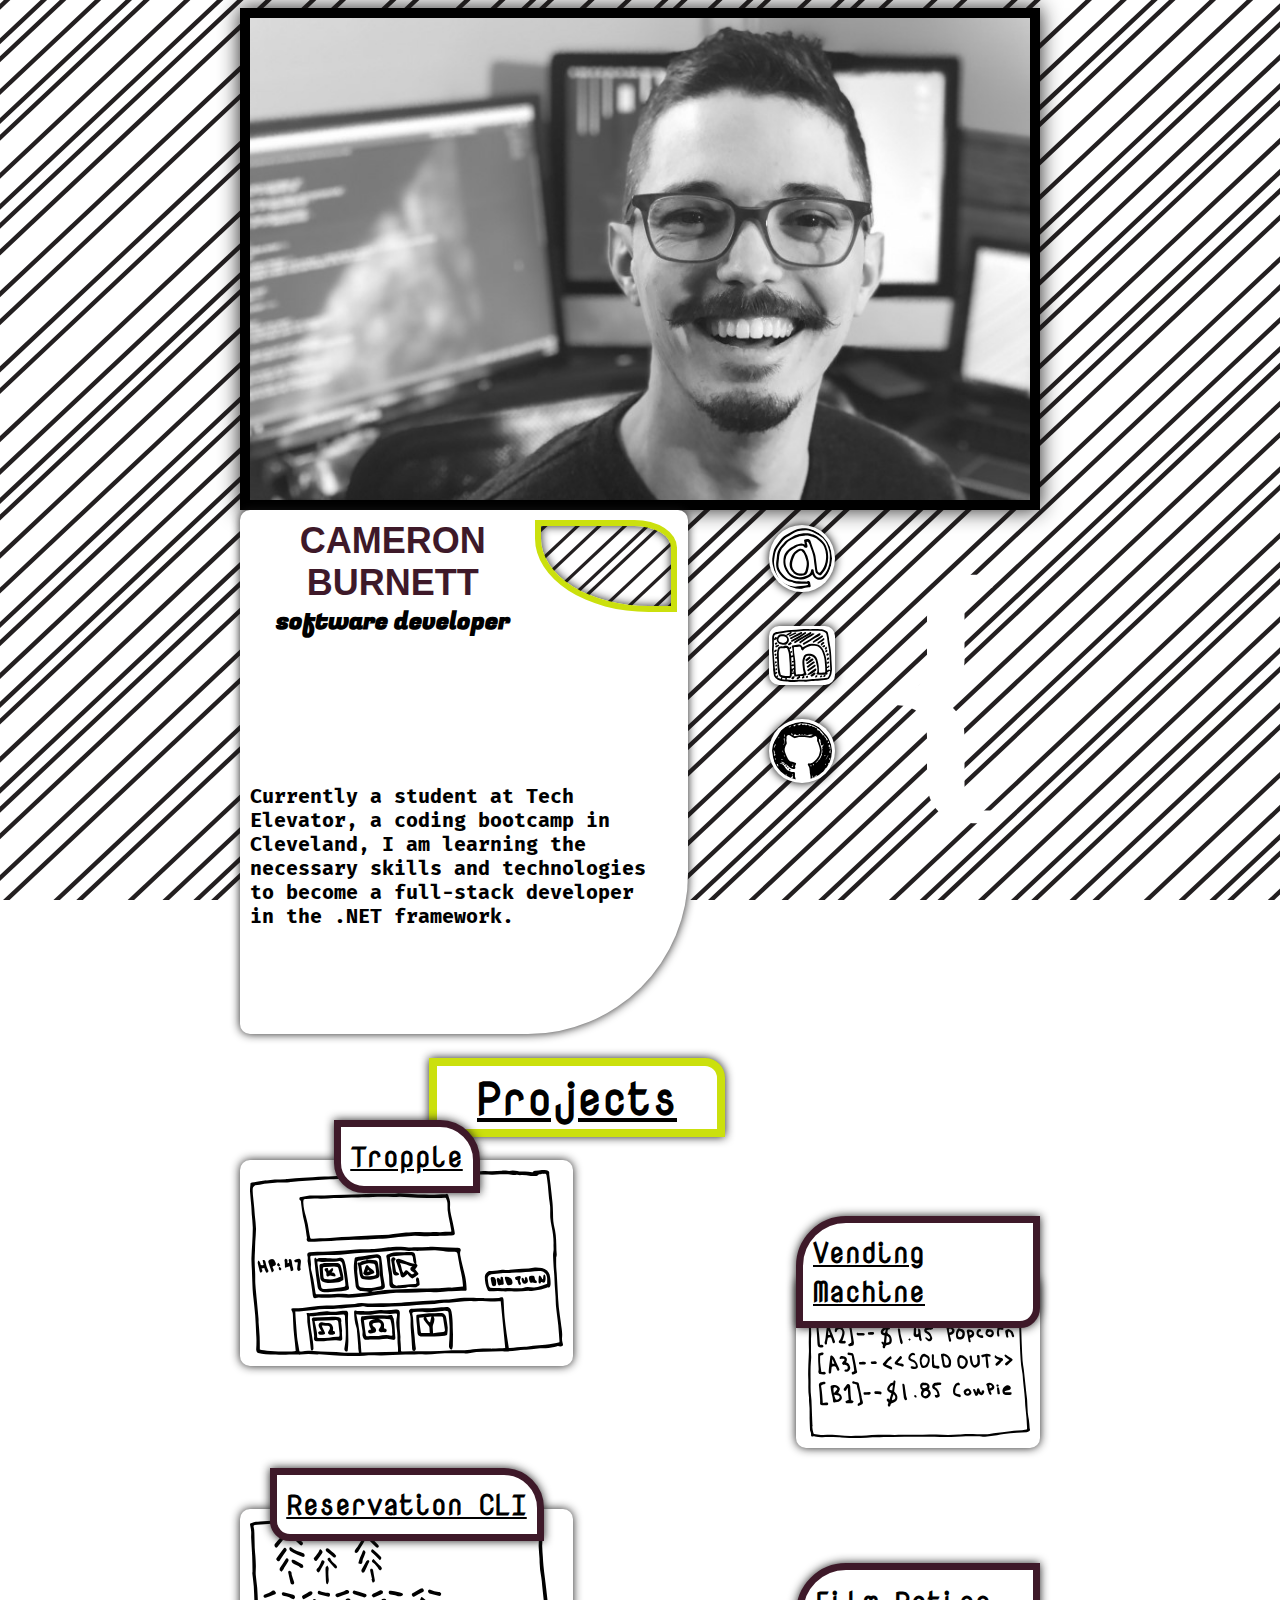
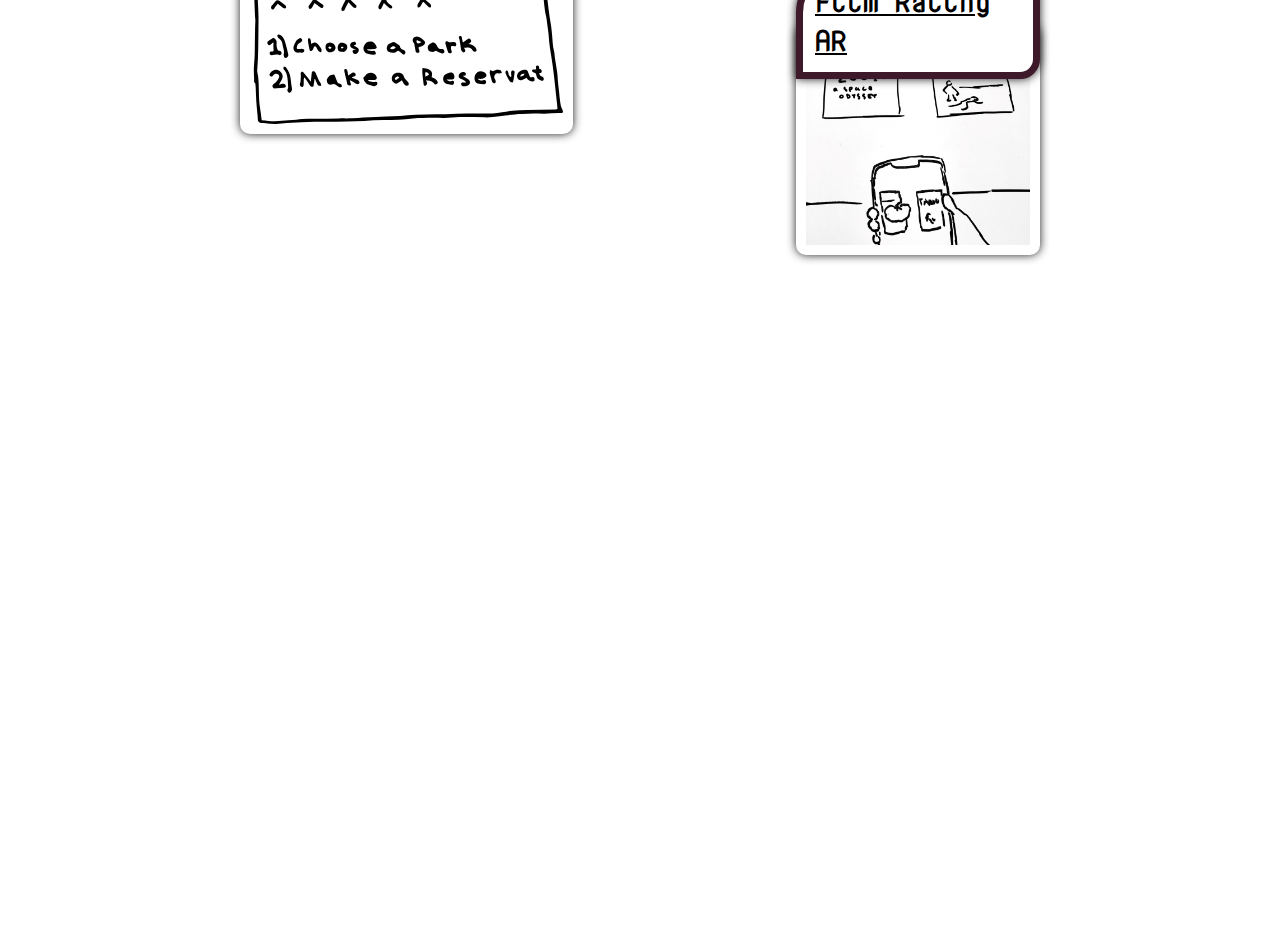
<file: index.html>
<!DOCTYPE html>
<html lang="en">

<head>
    <meta charset="UTF-8">
    <meta name="viewport" content="width=device-width, initial-scale=1.0">
    <meta http-equiv="X-UA-Compatible" content="ie=edge">
    <link href="https://fonts.googleapis.com/css?family=Nova+Mono|Fugaz+One|Fira+Mono|Ubuntu+Condensed" rel="stylesheet">
    <link rel="stylesheet" href="style.css">
    <title>Cameron Burnett</title>
</head>

<body>
    <div class="wrapper">

        <div id="head">
            <img id="steve" src="images\headshot-cropped.jpg" />
        </div>
        <div class="text">
            <div class="top">
                

                <div class="intro">
                    <h1 id="name">CAMERON BURNETT</h1>
                    <div id="shape">
                    </div>
                    <h2 id="dev">software developer</h2>
                    <p id="bio">Currently a student at Tech Elevator, a coding bootcamp in Cleveland, I am learning the necessary skills
                        and technologies to become a full-stack developer in the .NET framework.
                    </p>
                </div>

                

                <div id="media-links">
                    <a id="mail" class="info" href="mailto:cambfilm@gmail.com">
                        <img class="link" src="images\email.svg" />
                    </a>
                    <a id="linked" class="info" href="https://www.linkedin.com/in/cameronburnett89/">
                        <img class="link" src="images\linkedin.svg" />
                    </a>
                    <a id="git" class="info" href="https://github.com/cambfilm">
                        <img class="link" src="images\github.svg" />
                    </a>
                </div>
                <span class="chars open-brace">{</span>

                <div id="info-bottom"></div>
            </div>

            <div class="projects">
                    <div id="projects-head">
                            <h2>Projects</h2>
                        </div>
                <div class="tropple title-wrapper">
                    <a class="tropple detail-link" href="\tropple.html">
                        <h2 class="tropple project-title">Tropple</h2>
                    </a>
                </div>

                <img class="tropple project-img" src="images\tropple.svg" />


                <div class="vm title-wrapper">
                    <a class="vm detail-link" href="\vm.html">
                        <h2 class="vm project-title">Vending Machine</h2>
                    </a>
                </div>

                <img class="vm project-img" src="images\vm.svg" />

                <div class="np title-wrapper">
                    <a class="np detail-link" href="\np.html">
                        <h2 class="np project-title">Reservation CLI</h2>
                    </a>
                </div>
                <img class="np project-img" src="images\reservation.svg" />

                <div class="ar title-wrapper">
                    <a class="ar detail-link" href="\ar.html">
                        <h2 class="ar project-title">Film Rating AR</h2>
                    </a>
                </div>
                <img class="ar project-img" src="images\ar.jpg" />
            </div>

            <span class="chars close-brace">}</span>
        </div>

    </div>
</body>

</html>
</file>
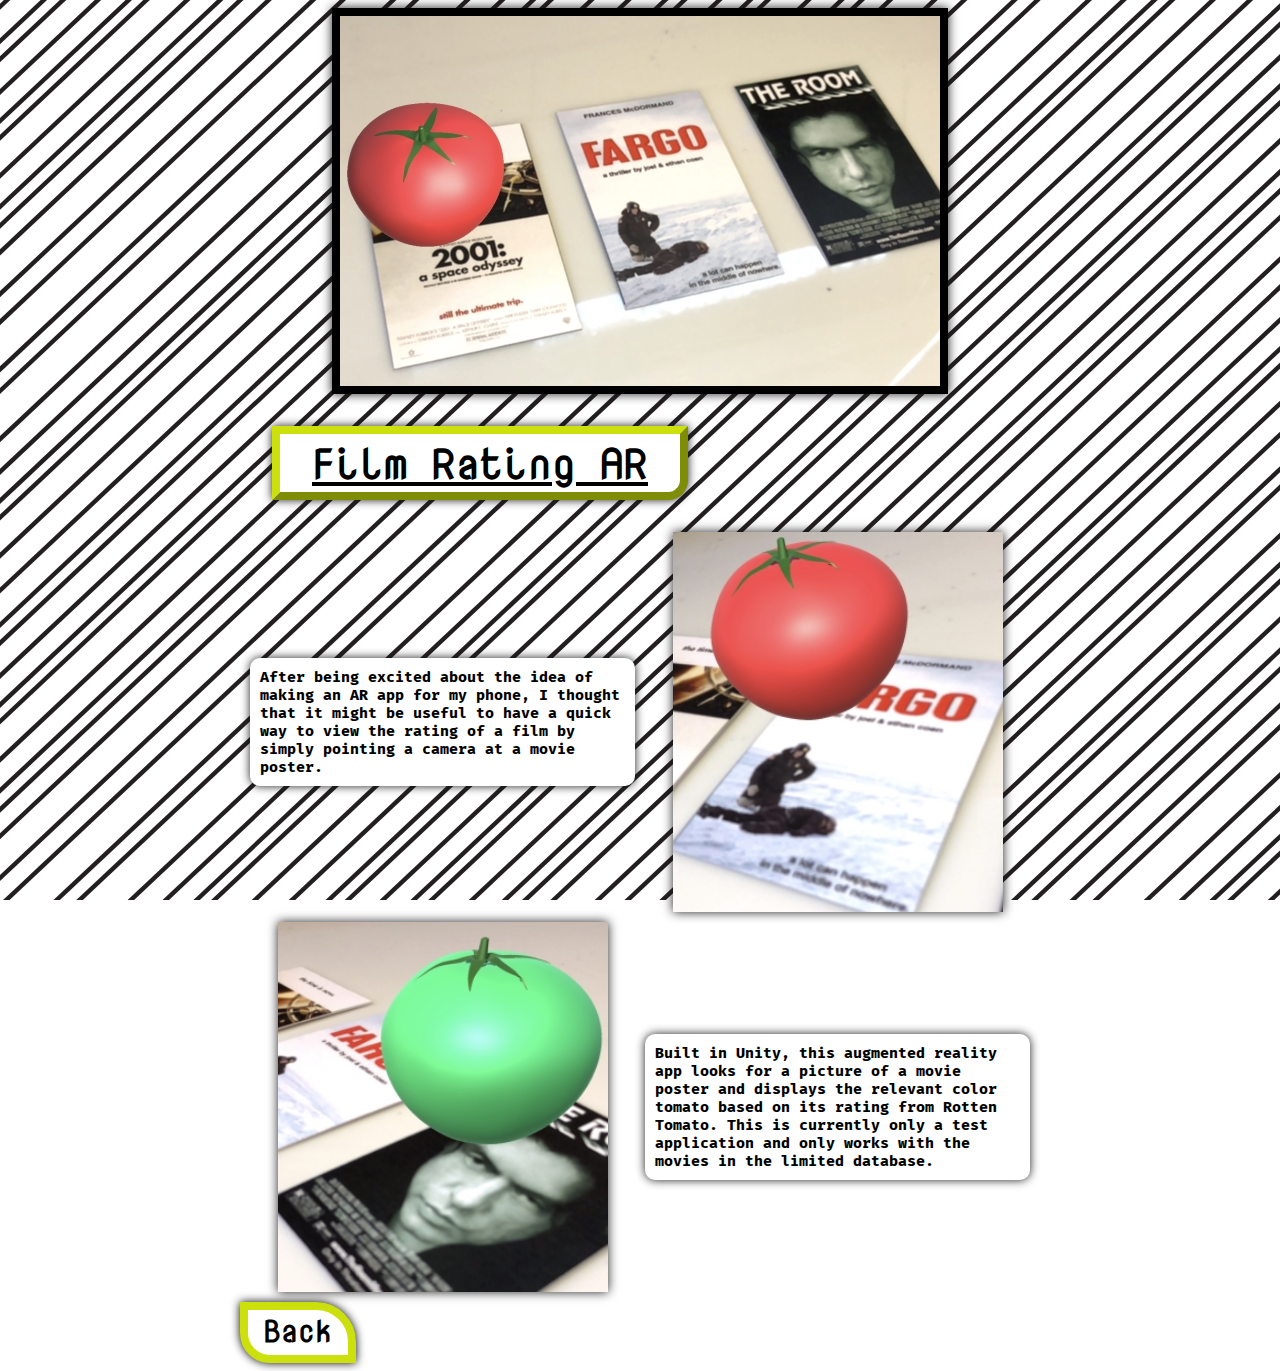
<file: ar.html>
<!DOCTYPE html>
<html lang="en">

<head>
    <meta charset="UTF-8">
    <meta name="viewport" content="width=device-width, initial-scale=1.0">
    <meta http-equiv="X-UA-Compatible" content="ie=edge">
    <link href="https://fonts.googleapis.com/css?family=Nova+Mono|Fugaz+One|Fira+Mono" rel="stylesheet">
    <link rel="stylesheet" href="style.css">
    <title>Film Rating AR</title>
</head>

<body>
    <main class="ar detail">
        <div class="wrapper">

            <div id="head">
                <img class="ar big" src="images\ar-big.jpg">
            </div>
            <div class="text">
                <div class="detail-top">

                    <div id="projects-head">
                        <h2>Film Rating AR</h2>
                    </div>

                </div>

                <div class="ar detail-middle">
                    <div class="project-detail">
                        <p id="p1">After being excited about the idea of making an AR app for my phone, I thought that it might be useful
                            to have a quick way to view the rating of a film by simply pointing a camera at a movie poster.</p>
                        <div class="ar window" id="notes-2"></div>
                        <p id="p2">Built in Unity, this augmented reality app looks for a picture of a movie poster and displays the
                            relevant color tomato based on its rating from Rotten Tomato. This is currently only a test application
                            and only works with the movies in the limited database.</p>
                        <div class="ar window" id="notes-3"></div>

                    </div>


                </div>
                <div id="home">
                    <a id="home-link" href="\index.html">Back</a>
                </div>
            </div>
        </div>

    </main>






    </div>
</body>
</file>
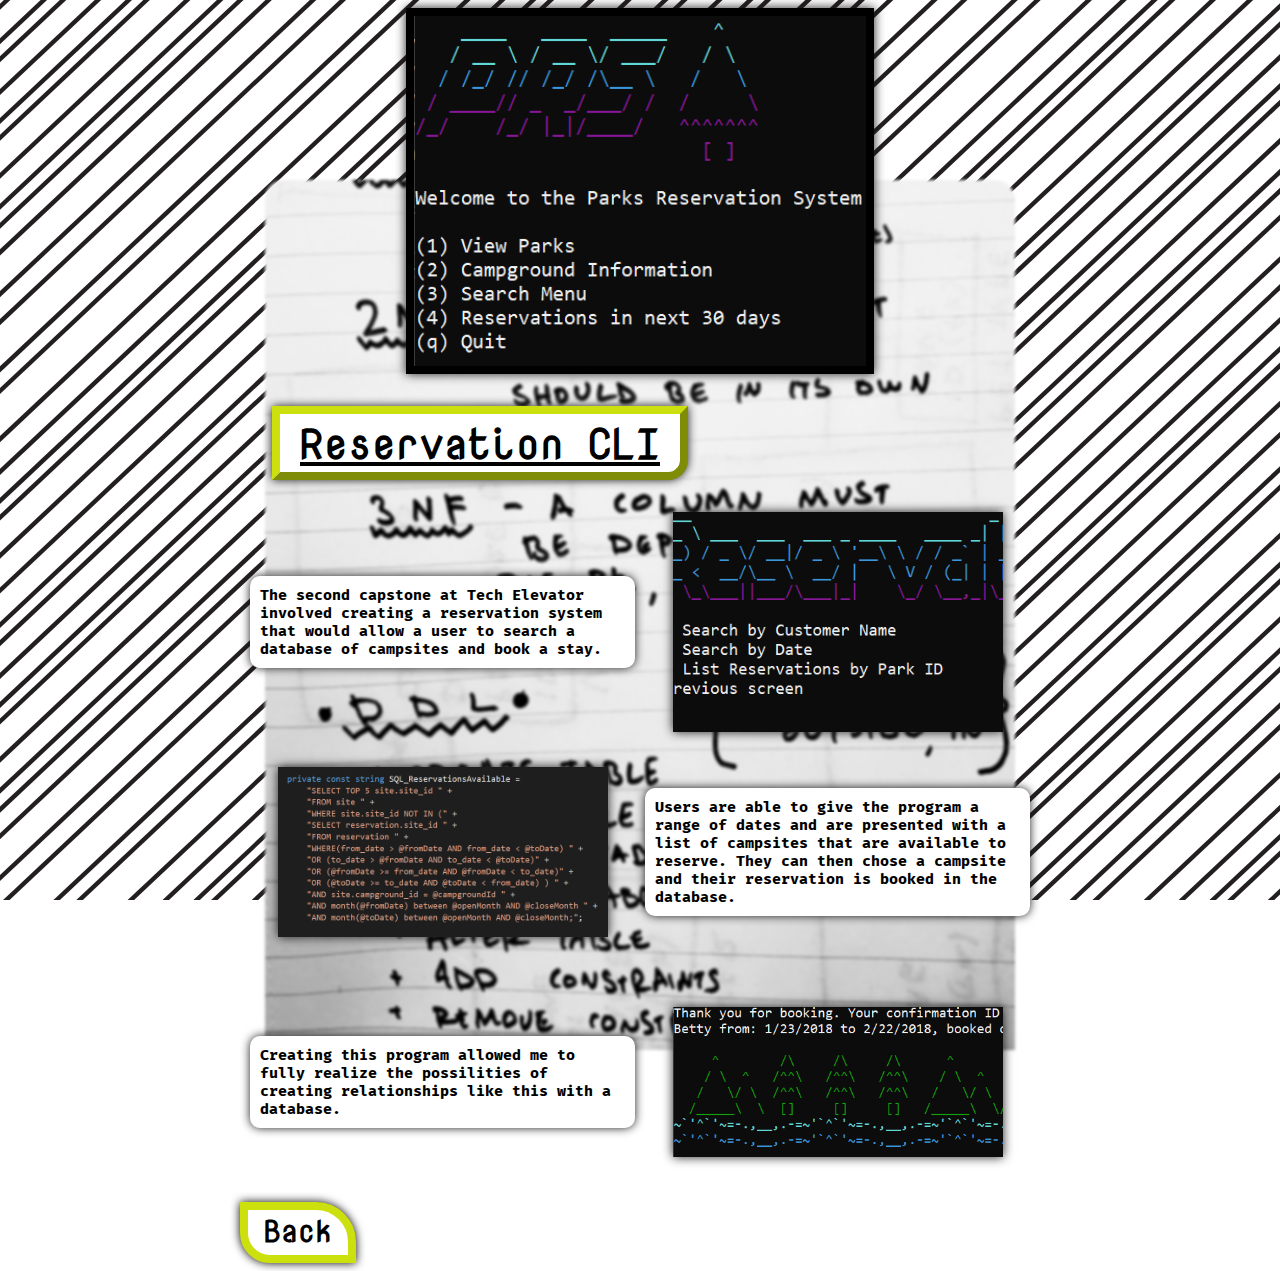
<file: np.html>
<!DOCTYPE html>
<html lang="en">

<head>
    <meta charset="UTF-8">
    <meta name="viewport" content="width=device-width, initial-scale=1.0">
    <meta http-equiv="X-UA-Compatible" content="ie=edge">
    <link href="https://fonts.googleapis.com/css?family=Nova+Mono|Fugaz+One|Fira+Mono" rel="stylesheet">
    <link rel="stylesheet" href="style.css">
    <title>National Park</title>
</head>

<body>
    <main class="np detail">
        <div class="wrapper">

            <div class="np window" id="notes-1"></div>
            <div id="head">
                <img class="np big" src="images\np-main-2.png">
            </div>
            <div class="text">
                <div class="detail-top">

                    <div id="projects-head">
                        <h2>Reservation CLI</h2>
                    </div>

                </div>

                <div class="np detail-middle">
                    <div class="project-detail">
                        <p id="p1">The second capstone at Tech Elevator involved creating a reservation system that would allow a user to search a database of campsites and book a stay.</p>
                        <div class="np window" id="notes-2"></div>
                        <p id="p2">Users are able to give the program a range of dates and are presented with a list of campsites that are available to reserve. They can then chose a campsite and their reservation is booked in the database.</p>
                        <div class="np window" id="notes-3"></div>
                        <p id="p3">
                           Creating this program allowed me to fully realize the possilities of creating relationships like this with a database.
                        </p>
                        <div class="np window" id="notes-4"></div>

                    </div>


                </div>
                <div id="home">
                    <a id="home-link" href="\index.html">Back</a>
                </div>
            </div>
        </div>

    </main>






    </div>
</body>
</file>
<file: scratch-pad.html>
<!DOCTYPE html>
<html lang="en">

<head>
    <meta charset="UTF-8">
    <meta name="viewport" content="width=device-width, initial-scale=1.0">
    <meta http-equiv="X-UA-Compatible" content="ie=edge">
    <link href="https://fonts.googleapis.com/css?family=Fugaz+One|PT+Sans|Limelight|Amatic+SC|Ubuntu+Condensed" rel="stylesheet">
    <link rel="stylesheet" href="scratch.css">
    <title>Document</title>
</head>

<body>

<div class="stripes1">
        <div class="stripe"></div>
        <div class="stripe"></div>
        <div class="stripe"></div>
        <div class="stripe"></div>
        <div class="stripe"></div>
        <div class="stripe"></div>
        <div class="stripe"></div>
        <div class="stripe"></div>
        <div class="stripe"></div>
        <div class="stripe"></div>
        <div class="stripe"></div>
        <div class="stripe"></div>
        <div class="stripe"></div>
        <div class="stripe"></div>
        <div class="stripe"></div>
</div>
</body>
</file>
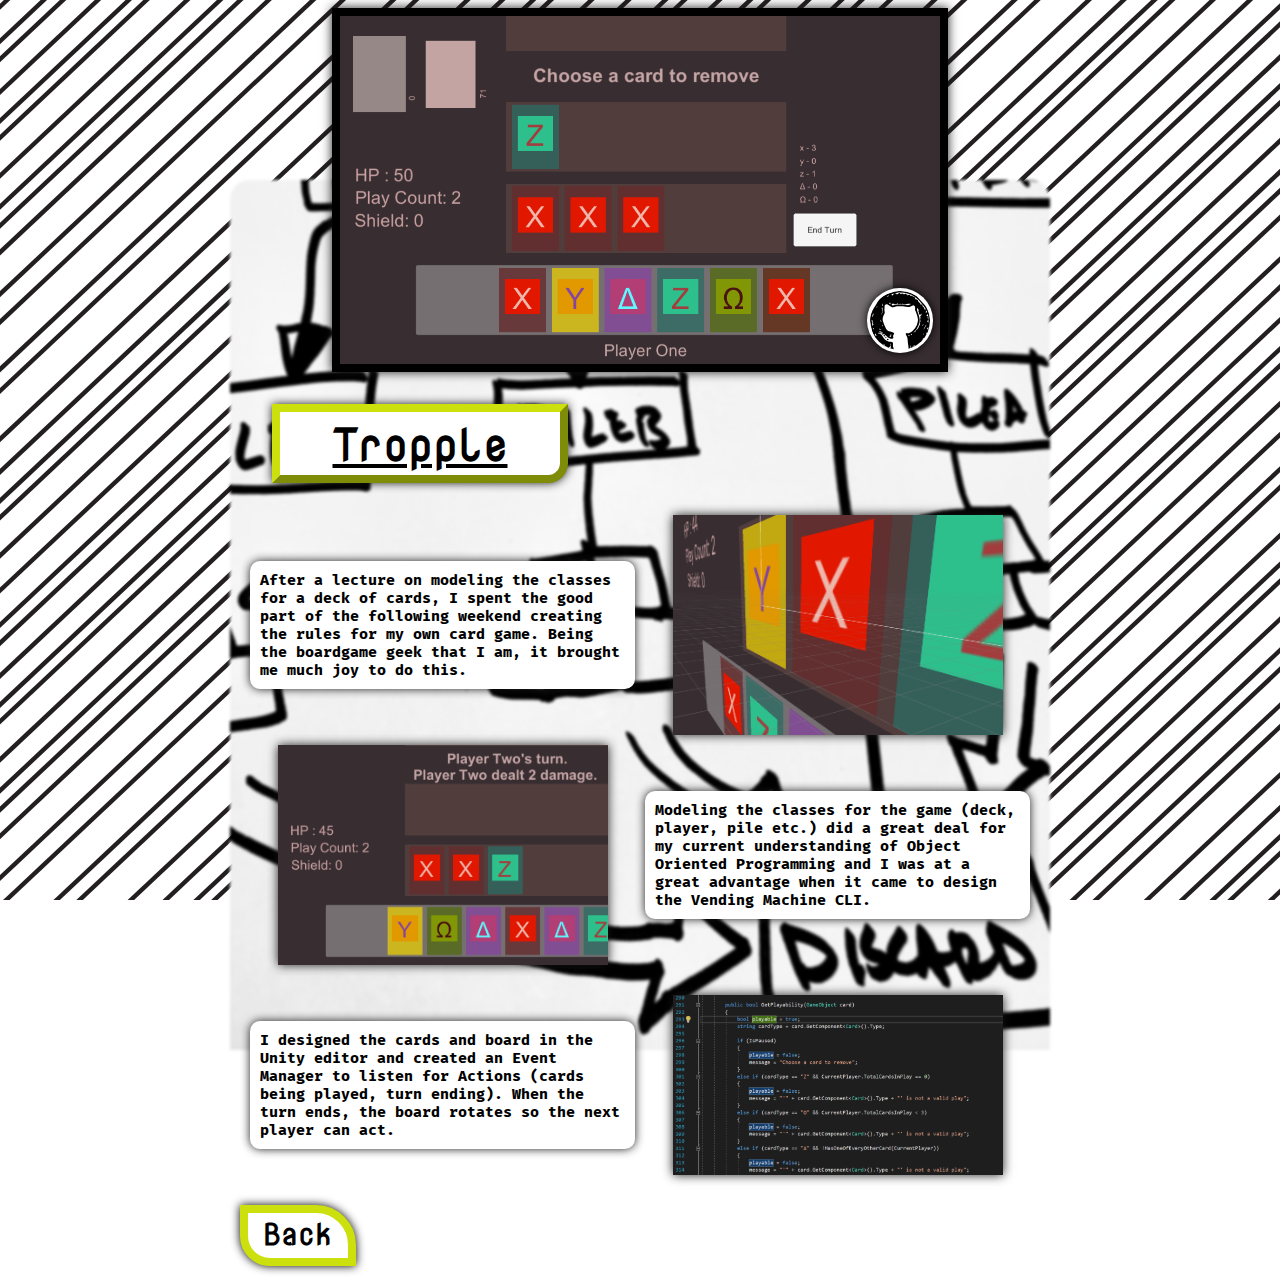
<file: tropple.html>
<!DOCTYPE html>
<html lang="en">

<head>
    <meta charset="UTF-8">
    <meta name="viewport" content="width=device-width, initial-scale=1.0">
    <meta http-equiv="X-UA-Compatible" content="ie=edge">
    <link href="https://fonts.googleapis.com/css?family=Nova+Mono|Fugaz+One|Fira+Mono" rel="stylesheet">
    <link rel="stylesheet" href="style.css">
    <title>Tropple</title>
</head>

<body>
    <main class="detail tropple">
        <div class="wrapper">

            <div class="window" id="notes-1"></div>
            <div id="head">
                <img class="tropple big" src="images\tropple-big-2.png">
                <a id="git" class="info detail" href="https://github.com/cambfilm/tropple-unity">
                    <img class="link" src="images\github.svg" />
                </a>
            </div>
            <div class="text">
                <div class="detail-top">


                    <div id="projects-head">
                        <h2>Tropple</h2>
                    </div>

                </div>

                <div class="detail-middle">
                    <div class="project-detail">
                        <p id="p1">After a lecture on modeling the classes for a deck of cards, I spent the good part of the following
                            weekend creating the rules for my own card game. Being the boardgame geek that I am, it brought
                            me much joy to do this.</p>
                        <div class="window" id="notes-2"></div>
                        <p id="p2">Modeling the classes for the game (deck, player, pile etc.) did a great deal for my current understanding
                            of Object Oriented Programming and I was at a great advantage when it came to design the Vending
                            Machine CLI.</p>
                        <div class="window" id="notes-3"></div>
                        <p id="p3">
                            I designed the cards and board in the Unity editor and created an Event Manager to listen for Actions (cards being played,
                            turn ending). When the turn ends, the board rotates so the next player can act.
                        </p>
                        <div class="window" id="notes-4"></div>

                    </div>

                    <div id="home">
                        <a id="home-link" href="\index.html">Back</a>
                    </div>
                </div>

            </div>

        </div>

    </main>






    </div>
</body>
</file>
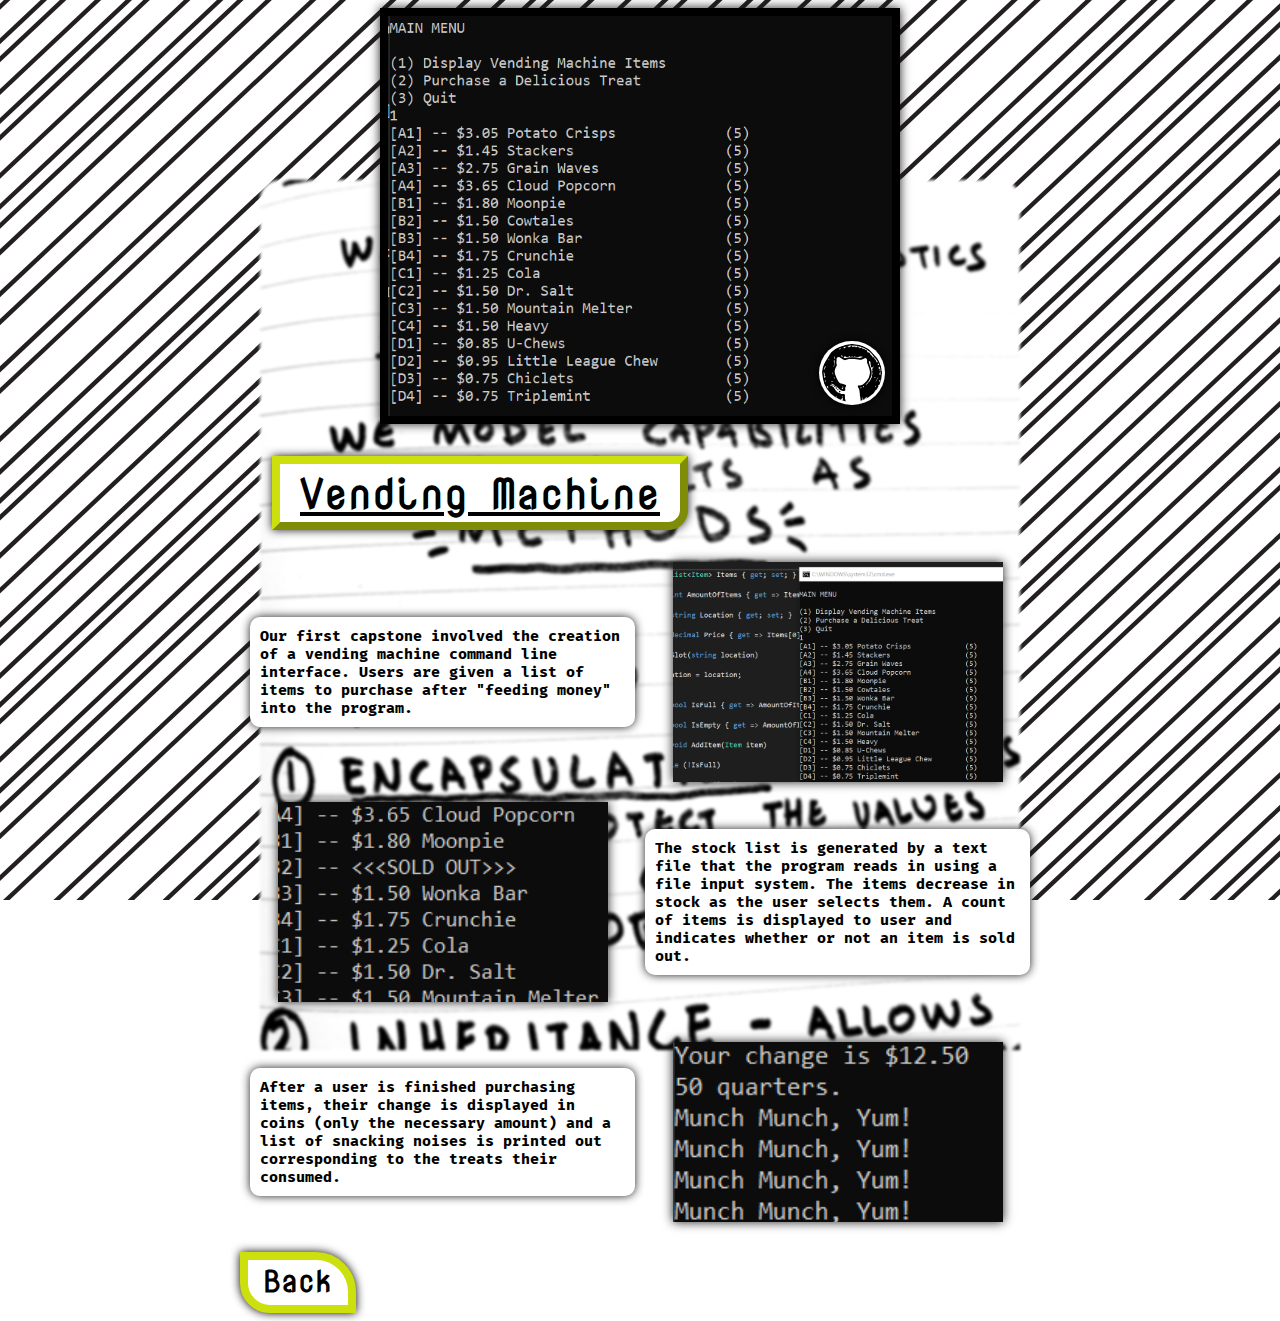
<file: vm.html>
<!DOCTYPE html>
<html lang="en">

<head>
    <meta charset="UTF-8">
    <meta name="viewport" content="width=device-width, initial-scale=1.0">
    <meta http-equiv="X-UA-Compatible" content="ie=edge">
    <link href="https://fonts.googleapis.com/css?family=Nova+Mono|Fugaz+One|Fira+Mono" rel="stylesheet">
    <link rel="stylesheet" href="style.css">
    <title>Vending Machine</title>
</head>

<body>
    <main class="vm detail">
        <div class="wrapper">

            <div class="vm window" id="notes-1"></div>
            <div id="head">
                <img class="vm big" src="images\vm-menu-2.png">
                <a id="git" class="info detail" href="https://github.com/cambfilm/VendingMachine">
                    <img class="link" src="images\github.svg" />
                </a>
            </div>
            <div class="text">
                <div class="detail-top">


                    <div id="projects-head">
                        <h2>Vending Machine</h2>
                    </div>

                </div>

                <div class="vm detail-middle">
                    <div class="project-detail">
                        <p id="p1">Our first capstone involved the creation of a vending machine command line interface. Users are given
                            a list of items to purchase after "feeding money" into the program.</p>
                        <div class="vm window" id="notes-2"></div>
                        <p id="p2">The stock list is generated by a text file that the program reads in using a file input system. The
                            items decrease in stock as the user selects them. A count of items is displayed to user and indicates
                            whether or not an item is sold out.</p>
                        <div class="vm window" id="notes-3"></div>
                        <p id="p3">
                            After a user is finished purchasing items, their change is displayed in coins (only the necessary amount) and a list of snacking noises is printed out corresponding to the treats their consumed.
                        </p>
                        <div class="vm window" id="notes-4"></div>

                    </div>

                    <div id="home">
                        <a id="home-link" href="\index.html">Back</a>
                    </div>
                </div>

            </div>
        </div>

    </main>






    </div>
</body>
</file>
<file: style.css>
.wrapper {
    margin: auto;
    display: flex;
    flex-direction: column;
} 

html {
    background-image: url("images/lines-vector-3.svg");
    background-attachment: fixed;
    background-repeat: no-repeat;
    background-size: cover;
}

body {

}

@media screen and (max-width: 600px) {
    img#steve {
        display: none;
    }

    div.top {
        position: relative;
        flex-direction: row-reverse;
        flex-wrap: wrap;
        justify-content: center;
    }

    .chars {
        display: none;
    }

    div.intro {
        display: flex;
        flex-direction: column;
        width: 100vw;
        align-self: flex-start;
        max-height: 300px;
        margin: 10px;
        border-radius: 10px;
        border-bottom-right-radius: 120px;
    }

    div#media-links {
        display: flex;
        flex-direction: row;
        flex-wrap: nowrap;
        margin: auto;
    }

    #shape {
        display: none;
    }

    h1#name {
        grid-area: 1 / 1 / 1 / 3;
    }

    h2#dev {
        grid-area: 2 / 1 / 2 / 3;
    }

    p#bio {
        grid-area: 3 / 1 / 3 / 3;
    }

    div.projects {
        width: 100%;
        display: flex;
        flex-direction: column;
        align-content: space-between;
    }

    div#projects-head {
        margin-bottom: 10px;

    }

    div.title-wrapper {
        text-align: center;
        margin: 10px;
    }

    img.project-img {
    }


}

@media screen and (min-width: 601px) and (max-width: 992px) {
    img#steve {
        width: 100vw;
        border-style: unset;
    }

    div.projects {
        margin: auto;
        width: 100vw;
    }

    img.project-img {
        width: 100%;
    }

}

img#steve {
    margin: auto;
    width: 70vw;
    max-width: 780px;
    min-width: 700px;
    height: auto;
    z-index: 1;
    border: 10px solid #000;
    box-shadow: 0 0 20px rgba(22, 21, 21, 0.952); 
}


#head {
    display: flex;
    align-self: center;
}

.chars {
    color: white;
    font-size: 300px;
    font-weight: bolder;
}

.chars.open-brace {

}

.chars.close-brace {
    float: left;
}

.chars.semi-colon {
    float: right; 
}


a {
    height: inherit;
    color: black;
}

img.link {
    width: 60px;
    margin: 15px;
    padding: 3px;
    border-radius: 50%;
    background-color: #FFF;
    box-shadow: 0 0 10px #000;

}

a#linked img.link {
    border-radius: 10px;
}

a#mail img.link {
    border-radius: 95%;
}


a#linked img.link:hover {
    box-shadow: 0 0 10px #23c1c1;
}

a#mail img.link:hover {
    box-shadow: 0 0 10px #af3067;
}

a#git img.link:hover {
    box-shadow: 0 0 10px #CBE00D;
}

@media screen and (min-width: 991px) {
    div#media-links {
    display: flex;
    flex-direction: column;
    margin-left: 30px;
    }
}

.link {
    align-self: center;
    height: inherit;
}

div.text {
    position: relative;
    align-self: center;
    width: 100vw;
    max-width: 800px;
}

div.top {
    display: flex;
    flex-direction: row;
    justify-content: space-between;
}

div.intro {
    box-sizing: border-box;
    padding: 10px;
    background-color: #FFF;  
    box-shadow: 0 0 10px rgba(22, 21, 21, 0.952); 
    z-index: 1;
}

@media screen and (min-width: 601px) {
    h1#name {
        grid-area: 1 / 1 / 1 / 2;
    }

    h2#dev {
        grid-area: 2 / 1 / 2 / 2;
    }

    div.intro {
        box-sizing: border-box;
        display: grid;
        grid-template-columns: 2fr 1fr;
        grid-template-rows: 1fr 1fr 4fr;
        padding: 10px;
        background-color: #FFF;
        width: 28rem;
        border-radius: 10px;
        border-bottom-right-radius: 160px;
    }

    p#bio {
        grid-area: 3 / 1 / 3 / 4;
    }

    div.projects {
        display: grid;
        grid-template-columns: repeat(10, 1fr);
        grid-template-rows: repeat(10, 1fr);
        grid-gap: 8px;
        width: 100vw;
        max-width: 800px;
        margin-top: 10px;
    }

    .tropple.title-wrapper {
        grid-area: 1 / 1 / 3 / 5;
        margin: auto;
        z-index: 2;
    }

    .vm.title-wrapper {
        grid-area: 2 / 7 / 4 / 11;
        margin: auto;
        z-index: 2;
    }

    .np.title-wrapper {
        grid-area: 4 / 1 / 6 / 5;
        font-size: 24px;
        margin: auto;
        z-index: 2;
    }

    .ar.title-wrapper {
        grid-area: 5 / 7 / 7 / 11;
        margin: auto;
        z-index: 2;
    }

    .tropple.project-img {
        grid-area: 2 / 1 / 4 / 5;
    }
    
    .vm.project-img {
        grid-area: 3 / 7 / 6 / 11;
    }
    
    .np.project-img {
        grid-area: 5 / 1 / 7 / 5;
    }
    
    .ar.project-img {
        grid-area: 6 / 7 / 10 / 11;
    }
}

h1#name {
    color: #3E1929;
    font-size: 36px;
    text-align: center;
    margin: auto;
    font-family: 'Ubuntu Condensed', sans-serif;
    align-self: center;
}

h2#dev {
    margin: 0;
    align-self: top;
    text-align: center;
    font-family: 'Fugaz One', cursive;
}

#shape {
    grid-area: 1 / 2 / 3 / 3;
    width: 130px;
    position: relative;
    height: 80px;
    background-image: url("images/lines-vector-3.svg");
    background-color: #FFF;
    background-attachment: fixed;
    border: 6px solid #CBE00D;
    border-top-right-radius: 30%;
    border-bottom-left-radius: 80%;
    box-shadow: inset 0 0 10px rgba(22, 21, 21, 0.952); 
}


#projects-head {
    grid-area: 1 / 4 / 2 / 6;
    margin: auto;
    width: 280px;
    font-family: 'Nova Mono', monospace;
    text-decoration: underline;
    font-size: 30px;
    background: #FFF;
    border: 8px solid #CBE00D;
    box-shadow: 0 0 10px rgba(22, 21, 21, 0.952); 
    border-top-right-radius: 20px;
}

#projects-head h2 {
    text-align: center;
    margin: 0;
}


.project-title {
    padding: 10px;
    margin: auto;
    font-family: 'Nova Mono', monospace;
    text-decoration: underline;
    font-size: 30px;
    background: #FFF;
    border: 7px solid #3E1929;
    box-shadow: 0 0 10px rgba(22, 21, 21, 0.952); 
    z-index: 2;
}

.tropple.detail-link {
    grid-area: 1 / 1 / 3 / 4;
    margin: auto;
    z-index: 2;
}



.project-title:hover {
    box-shadow: 0 0 30px #3E1929;
}



.project-img {
    box-sizing: border-box;
    padding: 10px;
    width: 100%;
    background: #FFF;
    border-radius: 10px;
    box-shadow: 0 0 10px rgba(22, 21, 21, 0.952); 
}



.tropple.project-title {
    font-size: 28px;
    transform: rotateZ(-5px);
    border-bottom-left-radius: 30px;
    border-top-right-radius: 40px;
}






.vm.project-title {
    font-size: 28px;
    border-bottom-right-radius: 20px;
    border-top-left-radius: 50px;
}



.np.project-title {
    font-size: 28px;
    border-bottom-left-radius: 20px;
    border-top-right-radius: 40px;
}





.ar.project-title {
    font-size: 28px;
    padding: 12px;
    border-bottom-right-radius: 20px;
    border-top-left-radius: 50px;
}



p {
    font-family: 'Fira Mono', monospace;
    position: relative;
    font-size: 20px;
    font-weight: 700;
    max-width: 400px;
    align-self: center;
}

#head {
    position: relative;
    margin: auto;
}

#git.info.detail {
    position: absolute;
    bottom: 0;
    right: 0;
    z-index: 2;
}


#p1 {
    grid-area: 1 / 1 / 2 / 2;
}

#p2 {
    grid-area: 2 / 2 / 3 / 3;
}

#p3 {
    grid-area: 3 / 1 / 3 / 2;
}

main.detail div.wrapper {
    display: flex;
    flex-direction: column;
    justify-content: center;
}

/* TROPPLE */

img.big {
    align-self: center;
    width: 600px;
    border: 8px solid #000;
    box-shadow: 0 0 10px rgba(22, 21, 21, 0.952); 
    z-index: 2;
}


div#home {
    position: static;
    bottom: 0;
    width: 100px;
    height: 45px;
    font-family: 'Nova Mono', monospace;
    font-size: 30px;
    font-weight: 700;
    text-decoration: none;
    text-align: center;
    background-color: white;
    border: 8px solid #CBE00D;
    box-shadow: 0 0 10px #000;
    border-top-right-radius: 40px;
    border-bottom-left-radius: 30px;
    z-index: 2;
}

#home:hover {
    box-shadow: 0 0 10px #CBE00D;
}

#home a {
    text-decoration: none;
}

main.detail #projects-head {
    margin: 2rem;
    border-color: #CBE00D;
    border-top-right-radius: 0;
    border-bottom-right-radius: 20px;
    border-style: outset;
    box-shadow: 0 0 10px rgba(22, 21, 21, 0.952);
    z-index: -2;
}

div.window {

}

div#notes-1.window {
    width: 820px;
    height: 1100px;
    top: 20%;
    left: 50%; 
    margin-left: -410px;
    position: absolute;
    background-image: url("images/tropple-notes-big.jpg");
    background-attachment: fixed;
    background-position: center;
    background-repeat: no-repeat;
    filter: blur(.1em);
    z-index: -2;
    border-style: none;

    border-top-left-radius: 10px;
    border-radius: 20px;
}


div.project-detail {
    display: grid;
    grid-template-columns: 1fr 1fr;
    grid-template-rows: 1fr 1fr 1fr;
    grid-gap: 10px;
    margin: 10px;   
}

div.project-detail p{
    padding: 10px;
    font-size: 15px;
    background: #FFF;
    border-radius: 10px;
    box-shadow: 0 0 10px rgba(22, 21, 21, 0.952);
}

div#notes-2.window {
    width: 330px;
    height: 220px;
    margin: auto;
    background-image: url("images/tropple-perspective-2.png");
    background-size: 100%;
    z-index: 1;
    box-shadow: 0 0 10px rgba(22, 21, 21, 0.952);
}

div#notes-3.window {
    width: 330px;
    height: 220px;
    margin: auto;
    background-image: url("images/tropple-dealt-damage.png");
    background-size: 100%;
    z-index: 1;
    box-shadow: 0 0 10px rgba(22, 21, 21, 0.952);
}

div#notes-4.window {
    width: 330px;
    height: 180px;
    margin: auto;
    background-image: url("images/tropple-code-2.png");
    background-size: 100%;
    z-index: 1;
    box-shadow: 0 0 10px rgba(22, 21, 21, 0.952);
}


/* Vending Machine */

img.vm.big {
    height: 400px;
    width: auto;
}

main.vm #projects-head {
    font-size: 28px;
    width: 400px;
}

.vm.window#notes-2 {
    background-image: url("images/vm-screen.png");

}

.vm.window#notes-3 {
    max-height: 200px;
    background-image: url("images/vm-sold-out.png");
}

.vm.window#notes-4 {
    background-image: url("images/vm-end-transaction.png");
}

.vm.window#notes-1 {
    background-image: url("images/oop-notes-big-2.jpg");
    width: 760px;
    height: 1100px;
    top: 20%;
    left: 50%; 
    margin-left: -380px;
}

/* National Parks */

img.np.big {
    height: 350px;
    width: auto;
}

main.np #projects-head {
    font-size: 28px;
    width: 400px;
}

.np.window#notes-2 {
    background-image: url("images/np-search.png");
}

.np.window#notes-3 {
    max-height: 170px;
    background-image: url("images/np-query.png");
}

.np.window#notes-4 {
    background-image: url("images/np-betty-books.png");
    height: 150px;
}

.np.window#notes-1 {
    background-image: url("images/notes-normalization.jpg");
    width: 750px;
    height: 950px;
    top: 20%;
    left: 50%; 
    margin-left: -375px;
}


/* Film AR */


main.ar #projects-head {
    font-size: 28px;
    width: 400px;
}

.ar.window#notes-2 {
    background-image: url("images/ar-red.jpg");
    background-size: 100%;
    height: 380px;
}

.ar.window#notes-3 {
    height: 370px;
    background-image: url("images/ar-green.jpg");
}

.ar.window#notes-1 {
    background-image: url("images/notes-normalization.jpg");
    width: 750px;
    height: 950px;
    top: 20%;
    left: 50%; 
    margin-left: -375px;
}

div.ar div.project-detail {
    grid-template-rows: 1fr;
}
</file>
<file: scratch.css>
.stripes {
    position: sticky;
    top: 300px;
    left: 70%;
    transform: rotate(45deg);
    
}

.stripe {
    background-color: #353535;
    width: 300px;
    margin: 5px;
    height: 3px;
}


3E1929
</file>
